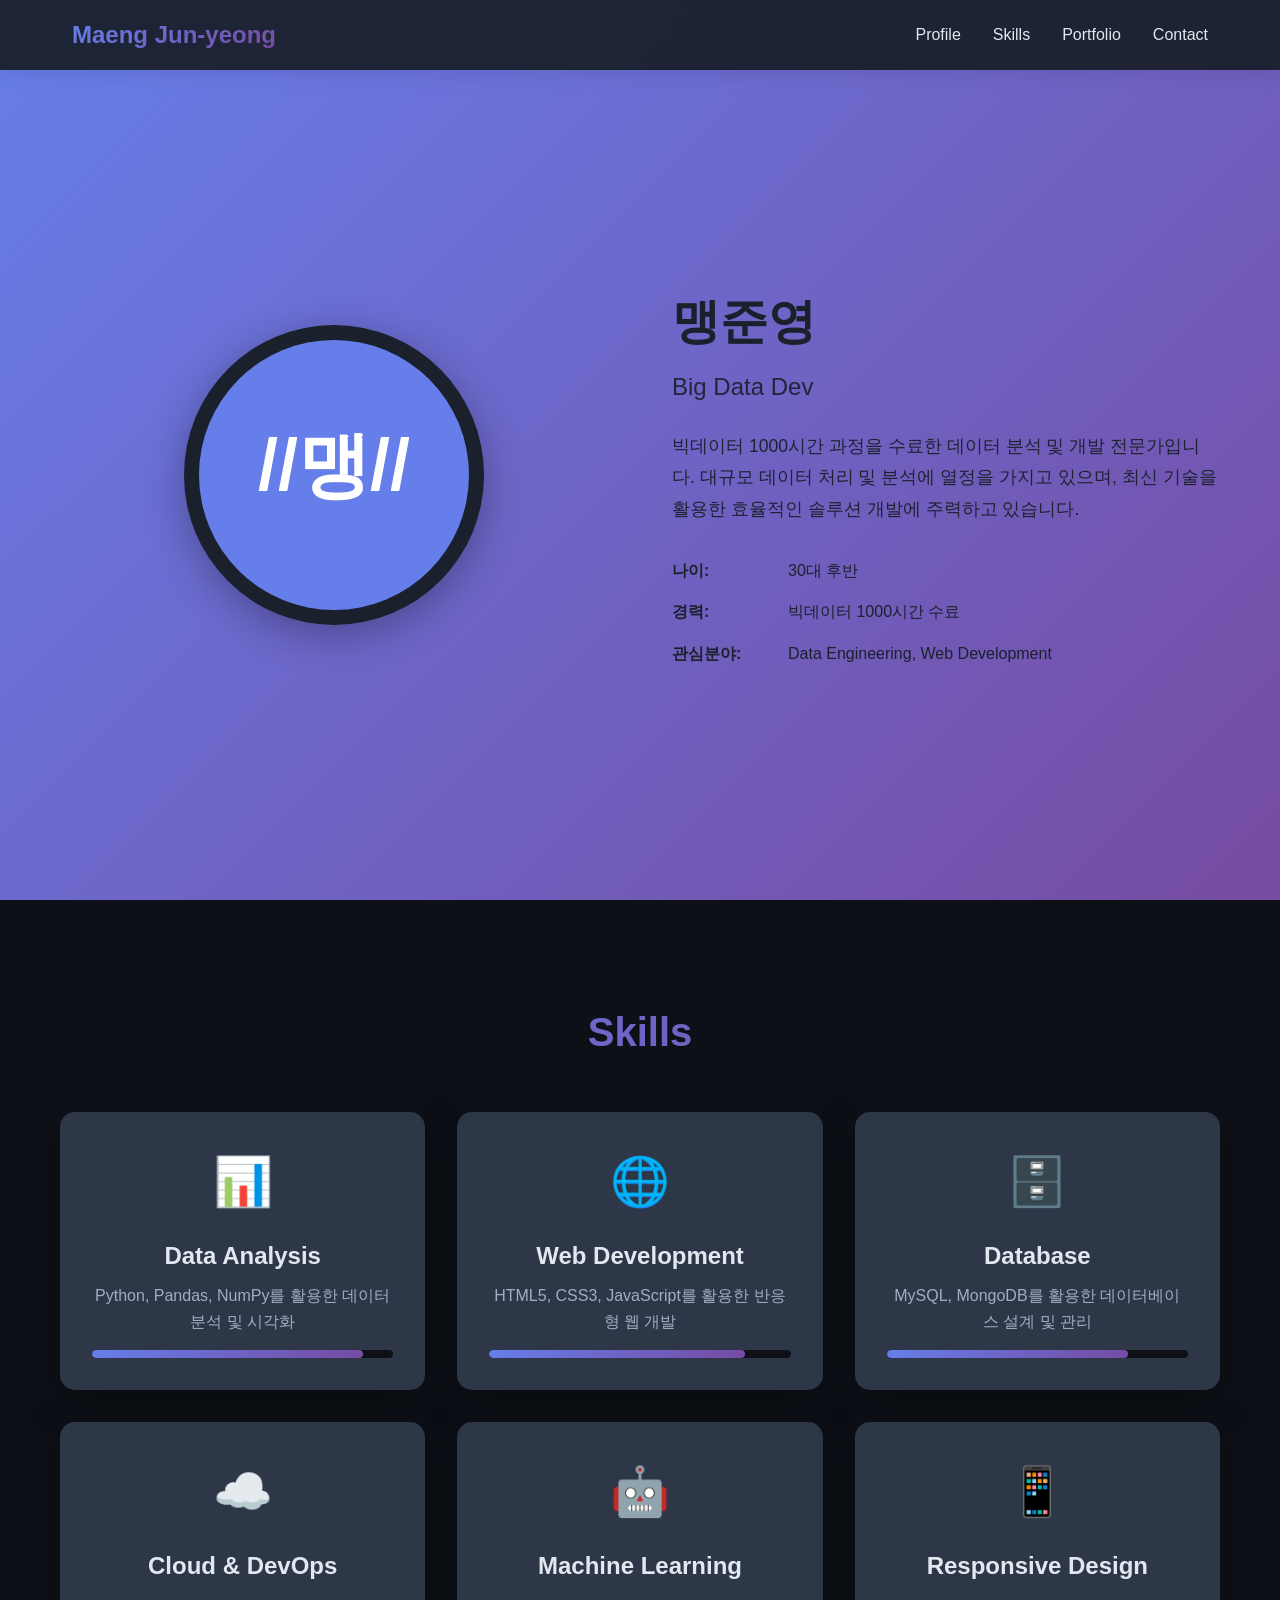
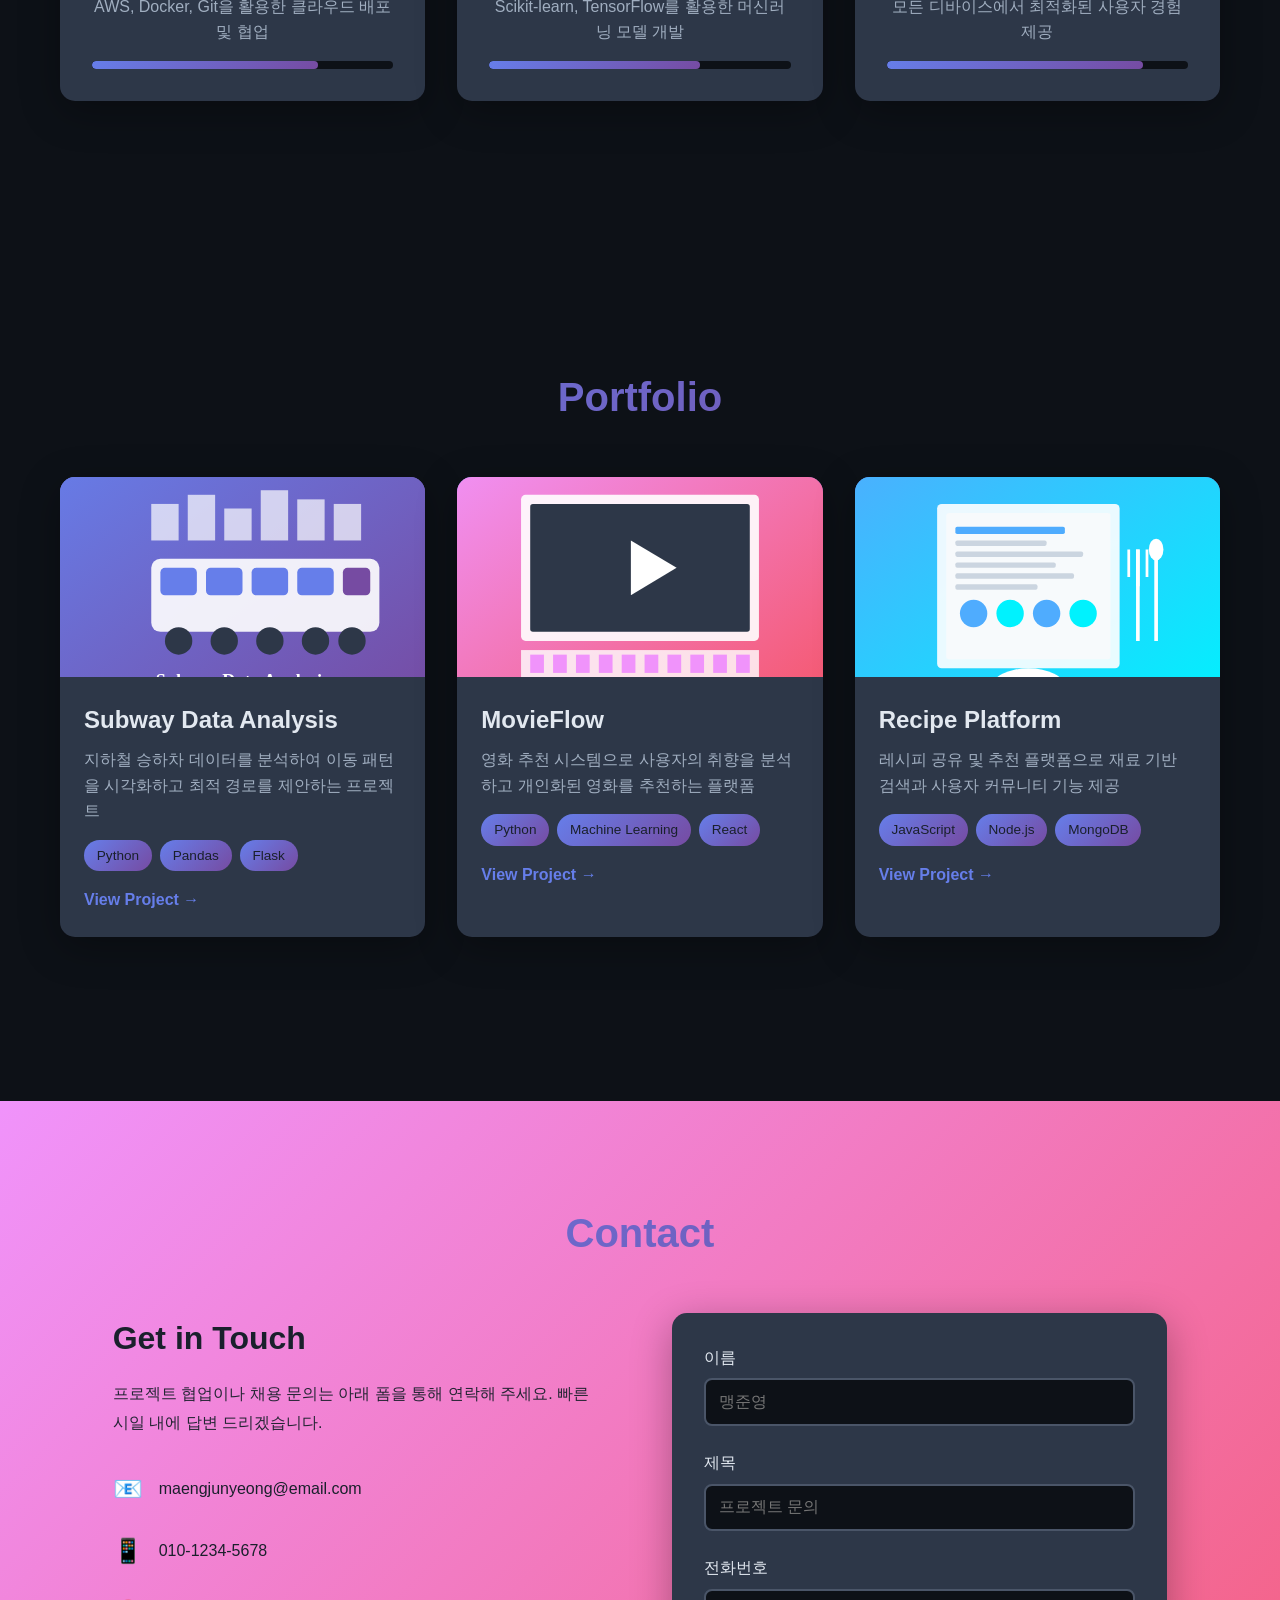
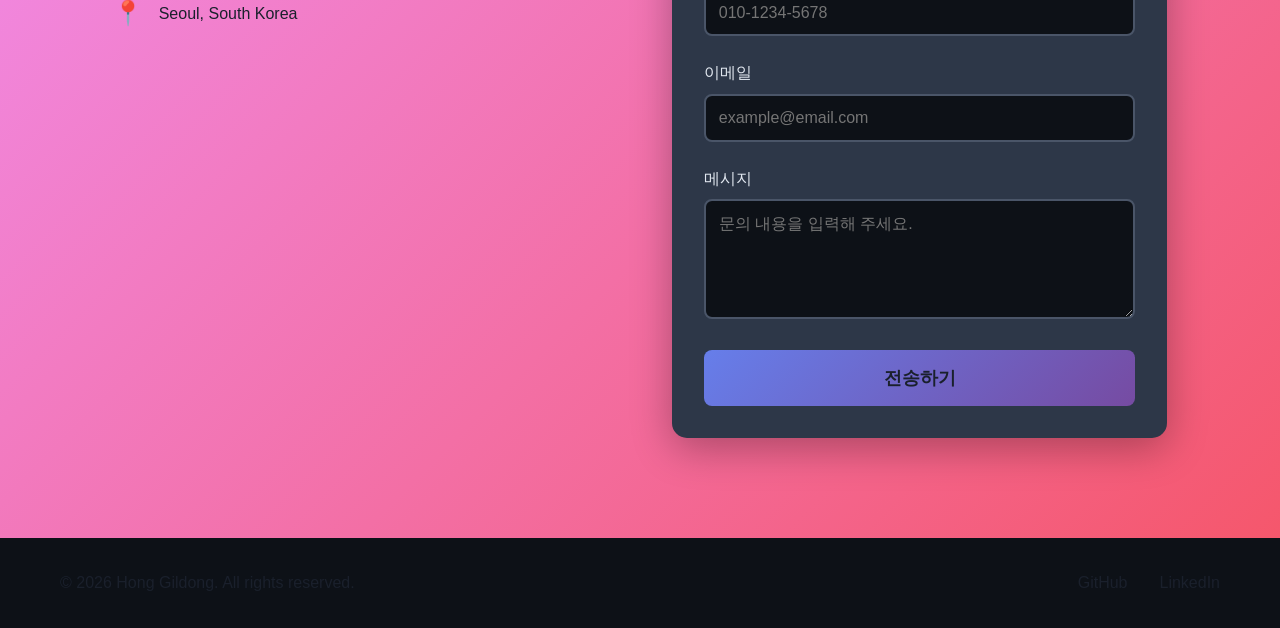
<file: my/index.html>
<!DOCTYPE html>
<html lang="ko">
<head>
    <meta charset="UTF-8">
    <meta name="viewport" content="width=device-width, initial-scale=1.0">
    <title>맹준영 - Big Data Developer Portfolio</title>
    <link rel="icon" type="image/svg+xml" href="favicon.svg">
    <link rel="stylesheet" href="css/style.css">
</head>
<body>
    <!-- Header -->
    <header class="header">
        <nav class="nav">
            <div class="logo">Maeng Jun-yeong</div>
            <ul class="nav-links">
                <li><a href="#profile">Profile</a></li>
                <li><a href="#skills">Skills</a></li>
                <li><a href="#portfolio">Portfolio</a></li>
                <li><a href="#contact">Contact</a></li>
            </ul>
            <div class="hamburger">
                <span></span>
                <span></span>
                <span></span>
            </div>
        </nav>
    </header>

    <!-- Section 1: Profile -->
    <section id="profile" class="section profile-section">
        <div class="container">
            <div class="profile-content">
                <div class="profile-image">
                    <div class="profile-placeholder">
                        <svg viewBox="0 0 100 100" xmlns="http://www.w3.org/2000/svg">
                            <circle cx="50" cy="50" r="45" fill="#667eea"/>
                            <text x="50" y="55" text-anchor="middle" fill="white" font-size="24" font-weight="bold">//맹//</text>
                        </svg>
                    </div>
                </div>
                <div class="profile-text">
                    <h1 class="profile-title">맹준영</h1>
                    <p class="profile-subtitle">Big Data Developer</p>
                    <p class="profile-description">
                        빅데이터 1000시간 과정을 수료한 데이터 분석 및 개발 전문가입니다. 
                        대규모 데이터 처리 및 분석에 열정을 가지고 있으며, 
                        최신 기술을 활용한 효율적인 솔루션 개발에 주력하고 있습니다.
                    </p>
                    <div class="profile-info">
                        <div class="info-item">
                            <span class="info-label">나이:</span>
                            <span class="info-value">30대 후반</span>
                        </div>
                        <div class="info-item">
                            <span class="info-label">경력:</span>
                            <span class="info-value">빅데이터 1000시간 수료</span>
                        </div>
                        <div class="info-item">
                            <span class="info-label">관심분야:</span>
                            <span class="info-value">Data Engineering, Web Development</span>
                        </div>
                    </div>
                </div>
            </div>
        </div>
    </section>

    <!-- Section 2: Skills -->
    <section id="skills" class="section skills-section">
        <div class="container">
            <h2 class="section-title">Skills</h2>
            <div class="skills-grid">
                <div class="skill-card">
                    <div class="skill-icon">📊</div>
                    <h3 class="skill-title">Data Analysis</h3>
                    <p class="skill-description">Python, Pandas, NumPy를 활용한 데이터 분석 및 시각화</p>
                    <div class="skill-bar">
                        <div class="skill-progress" style="width: 90%"></div>
                    </div>
                </div>
                <div class="skill-card">
                    <div class="skill-icon">🌐</div>
                    <h3 class="skill-title">Web Development</h3>
                    <p class="skill-description">HTML5, CSS3, JavaScript를 활용한 반응형 웹 개발</p>
                    <div class="skill-bar">
                        <div class="skill-progress" style="width: 85%"></div>
                    </div>
                </div>
                <div class="skill-card">
                    <div class="skill-icon">🗄️</div>
                    <h3 class="skill-title">Database</h3>
                    <p class="skill-description">MySQL, MongoDB를 활용한 데이터베이스 설계 및 관리</p>
                    <div class="skill-bar">
                        <div class="skill-progress" style="width: 80%"></div>
                    </div>
                </div>
                <div class="skill-card">
                    <div class="skill-icon">☁️</div>
                    <h3 class="skill-title">Cloud & DevOps</h3>
                    <p class="skill-description">AWS, Docker, Git을 활용한 클라우드 배포 및 협업</p>
                    <div class="skill-bar">
                        <div class="skill-progress" style="width: 75%"></div>
                    </div>
                </div>
                <div class="skill-card">
                    <div class="skill-icon">🤖</div>
                    <h3 class="skill-title">Machine Learning</h3>
                    <p class="skill-description">Scikit-learn, TensorFlow를 활용한 머신러닝 모델 개발</p>
                    <div class="skill-bar">
                        <div class="skill-progress" style="width: 70%"></div>
                    </div>
                </div>
                <div class="skill-card">
                    <div class="skill-icon">📱</div>
                    <h3 class="skill-title">Responsive Design</h3>
                    <p class="skill-description">모든 디바이스에서 최적화된 사용자 경험 제공</p>
                    <div class="skill-bar">
                        <div class="skill-progress" style="width: 85%"></div>
                    </div>
                </div>
            </div>
        </div>
    </section>

    <!-- Section 3: Portfolio -->
    <section id="portfolio" class="section portfolio-section">
        <div class="container">
            <h2 class="section-title">Portfolio</h2>
            <div class="portfolio-grid">
                <div class="portfolio-card">
                    <div class="portfolio-image">
                        <img src="images/subway.svg" alt="Subway Project">
                    </div>
                    <div class="portfolio-content">
                        <h3 class="portfolio-title">Subway Data Analysis</h3>
                        <p class="portfolio-description">지하철 승하차 데이터를 분석하여 이동 패턴을 시각화하고 최적 경로를 제안하는 프로젝트</p>
                        <div class="portfolio-tech">
                            <span class="tech-tag">Python</span>
                            <span class="tech-tag">Pandas</span>
                            <span class="tech-tag">Flask</span>
                        </div>
                        <a href="https://subwaykr.onrender.com" target="_blank" class="portfolio-link">View Project →</a>
                    </div>
                </div>
                <div class="portfolio-card">
                    <div class="portfolio-image">
                        <img src="images/movieflow.svg" alt="MovieFlow Project">
                    </div>
                    <div class="portfolio-content">
                        <h3 class="portfolio-title">MovieFlow</h3>
                        <p class="portfolio-description">영화 추천 시스템으로 사용자의 취향을 분석하고 개인화된 영화를 추천하는 플랫폼</p>
                        <div class="portfolio-tech">
                            <span class="tech-tag">Python</span>
                            <span class="tech-tag">Machine Learning</span>
                            <span class="tech-tag">React</span>
                        </div>
                        <a href="https://movieflowkr.onrender.com" target="_blank" class="portfolio-link">View Project →</a>
                    </div>
                </div>
                <div class="portfolio-card">
                    <div class="portfolio-image">
                        <img src="images/recipe.svg" alt="Recipe Project">
                    </div>
                    <div class="portfolio-content">
                        <h3 class="portfolio-title">Recipe Platform</h3>
                        <p class="portfolio-description">레시피 공유 및 추천 플랫폼으로 재료 기반 검색과 사용자 커뮤니티 기능 제공</p>
                        <div class="portfolio-tech">
                            <span class="tech-tag">JavaScript</span>
                            <span class="tech-tag">Node.js</span>
                            <span class="tech-tag">MongoDB</span>
                        </div>
                        <a href="https://recipekr.onrender.com" target="_blank" class="portfolio-link">View Project →</a>
                    </div>
                </div>
            </div>
        </div>
    </section>

    <!-- Section 4: Contact -->
    <section id="contact" class="section contact-section">
        <div class="container">
            <h2 class="section-title">Contact</h2>
            <div class="contact-content">
                <div class="contact-info">
                    <h3 class="contact-subtitle">Get in Touch</h3>
                    <p class="contact-description">
                        프로젝트 협업이나 채용 문의는 아래 폼을 통해 연락해 주세요.
                        빠른 시일 내에 답변 드리겠습니다.
                    </p>
                    <div class="contact-details">
                        <div class="contact-item">
                            <span class="contact-icon">📧</span>
                            <span class="contact-text">maengjunyeong@email.com</span>
                        </div>
                        <div class="contact-item">
                            <span class="contact-icon">📱</span>
                            <span class="contact-text">010-1234-5678</span>
                        </div>
                        <div class="contact-item">
                            <span class="contact-icon">📍</span>
                            <span class="contact-text">Seoul, South Korea</span>
                        </div>
                    </div>
                </div>
                <div class="contact-form-container">
                    <form action="https://formspree.io/f/YOUR_FORM_ID" method="POST" class="contact-form" id="contactForm">
                        <!-- Formspree 설정: README.md의 안내를 따라 YOUR_FORM_ID를 실제 Form ID로 교체하세요 -->
                        <div class="form-group">
                            <label for="name">이름</label>
                            <input type="text" id="name" name="name" required placeholder="맹준영">
                        </div>
                        <div class="form-group">
                            <label for="subject">제목</label>
                            <input type="text" id="subject" name="subject" required placeholder="프로젝트 문의">
                        </div>
                        <div class="form-group">
                            <label for="phone">전화번호</label>
                            <input type="tel" id="phone" name="phone" required placeholder="010-1234-5678">
                        </div>
                        <div class="form-group">
                            <label for="email">이메일</label>
                            <input type="email" id="email" name="email" required placeholder="example@email.com">
                        </div>
                        <div class="form-group">
                            <label for="message">메시지</label>
                            <textarea id="message" name="message" rows="5" required placeholder="문의 내용을 입력해 주세요."></textarea>
                        </div>
                        <button type="submit" class="submit-btn">전송하기</button>
                    </form>
                    <div id="formMessage" class="form-message"></div>
                </div>
            </div>
        </div>
    </section>

    <!-- Footer -->
    <footer class="footer">
        <div class="container">
            <div class="footer-content">
                <p class="footer-text">© 2024 Hong Gildong. All rights reserved.</p>
                <div class="footer-links">
                    <a href="https://github.com/honggildong" target="_blank">GitHub</a>
                    <a href="https://linkedin.com/in/honggildong" target="_blank">LinkedIn</a>
                </div>
            </div>
        </div>
    </footer>

    <script src="js/script.js"></script>
</body>
</html>
</file>
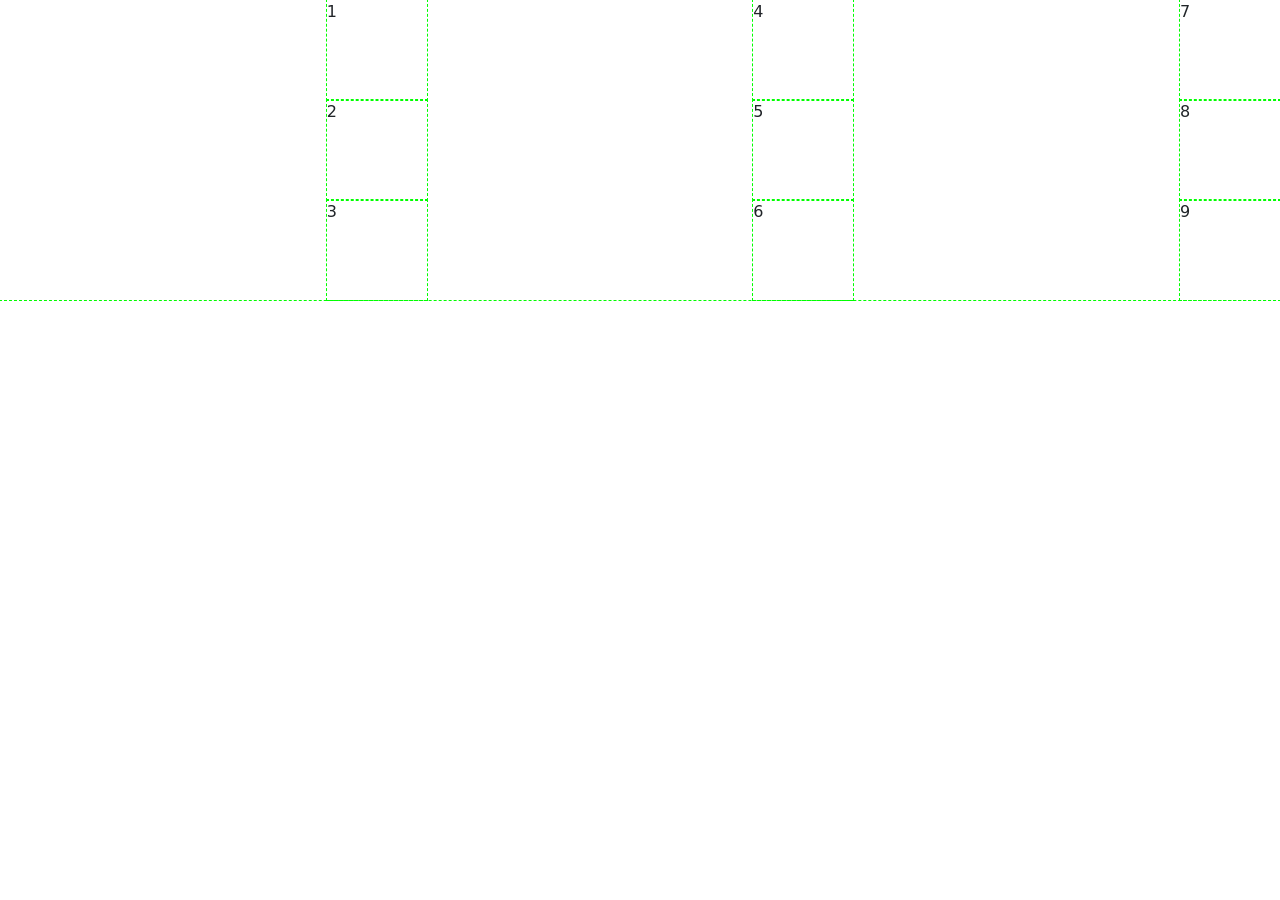
<file: 플랙스박스.html>
<!DOCTYPE html>
<html lang="ko">
<head>
    <meta charset="UTF-8">
    <meta name="viewport" content="width=device-width, initial-scale=1.0">
    <title>Flexbox(플렉스 박스)</title>
    <link rel="stylesheet" href="https://cdn.jsdelivr.net/npm/bootstrap@5.3.8/dist/css/bootstrap.min.css">
    <link rel="stylesheet" href="https://cdnjs.cloudflare.com/ajax/libs/bootstrap/5.3.8/css/bootstrap.min.css">
    <style>
        body {margin: 0;}
        body * {outline: 1px dashed lime;}
        div {height: 300px;}
        div > div {width: 100px; height: 100px;}
    </style>
</head>
<body>
    <!-- 
        선택자 {속성: 값;}
        .d-flex {display:flex;}
        .flex-column {flex-direction: column;}

        float: left|right;
        clear: left|right|both|none;

        <table>태그 Layout(2차원) -> 비표준
        floating Layout -> flexbox Layout(1차원) -> grid Layout(2차원)

        display: block|inline|inline-block|flex|grid|none;
        position: static|relative|absolute|fixed|sticky;

        부모
            display:flex;
                1.flex-direction: 방향
                    - row(기본값)|column|row-reverse|column-reverse;
                2.justify-content: 주축 정렬
                    - flex-start|flex-end|center|space-between|space-evenly|space-arround
                3.align-items: 교차축 정렬
                    - flex-start|flex-end|center|baseline|stretch
                4.align-content: 교차축 정렬
                    - flex-wrap: wrap이 적용되어 2중 이상이 되어야 효과가 있다.
                    - flex-start|flex-end|center|space-between|space-evenly|space-arround|stretch
                5.flex-wrap
                    - wrap|nowrap(기본값)|wrap-reverse
                6.속기형
        자식
                1.align-self: 교차축 정렬
                    - flex-start|flex-end|center|baseline|stretch|auto(기본값)
                2.flex-grow:  남는 공간을 얼마나 차지할 것인지

                3.flex-shrink

                4.flex-basis
                5.flex
                6.order
    -->
    <!-- flex-direction: row;(기본값) 이면 주축이 가로, 교차축은 세로 -->
    <!-- flex-direction: column; 이면 주축이 세로, 교차축은 가로 -->
    <div class="d-flex flex-column flex-wrap align-items-end">
        <div>1</div>
        <div>2</div>
        <div>3</div>
        <div>4</div>
        <div>5</div>
        <div>6</div>
        <div>7</div>
        <div>8</div>
        <div>9</div>
    </div>

</body>
</html>
</file>
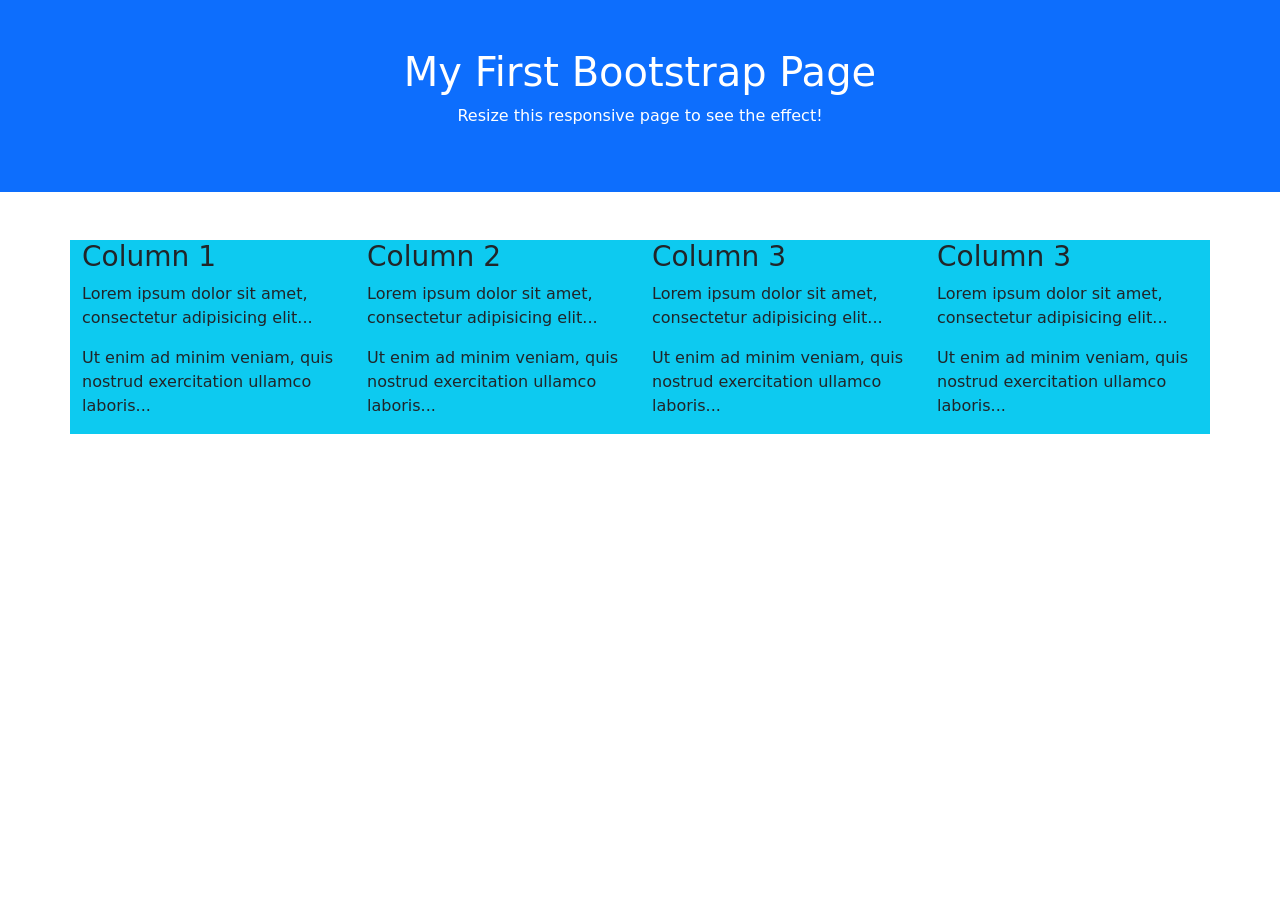
<file: 프로젝트/bs5/ex01_레이아웃.html>
<!DOCTYPE html>
<html lang="en">
<head>
  <title>Bootstrap 5 Example</title>
  <meta charset="utf-8">
  <meta name="viewport" content="width=device-width, initial-scale=1">

  <!-- CDN(콘텐츠 전송 네트워크)은 지리적으로 분산된 서버 네트워크를 통해 이미지, 동영상, 웹 페이지 등의 콘텐츠를 사용자에게 빠르고 안정적으로 전달하는 시스템 -->
  <link href="https://cdn.jsdelivr.net/npm/bootstrap@5.3.8/dist/css/bootstrap.css" rel="stylesheet">
  <script src="https://cdn.jsdelivr.net/npm/bootstrap@5.3.8/dist/js/bootstrap.min.js"></script>
</head>
<body>
<div class="container-fluid p-5 bg-primary text-white text-center">
  <h1>My First Bootstrap Page</h1>
  <p>Resize this responsive page to see the effect!</p> 
</div>

<!-- 
    table
        tr
            td | th

    container | container-flud
        row
            col: 합이 12, 중단점(576(sm), 768(md), 992(lg), 1200(xl), 1400(xxl))

    margin: 10px; 모두 10px
    margin: 10px 20px; 상하 좌우
    margin: 10px 20px 30px; 상 좌우 하
    margin: 10px 20px 30px 40px; 상 우 하 좌

    {속성}{방향}-{크기}
    속성: m | p
    방향: t(상), b(하), s(좌), e(우), x(좌우), y(상하)
    0~5, auto(마진만), 기본값(3: 16px)

-->

<div class="container mt-5 bg-info">
  <div class="row">
    <div class="col-md-3">
      <h3>Column 1</h3>
      <p>Lorem ipsum dolor sit amet, consectetur adipisicing elit...</p>
      <p>Ut enim ad minim veniam, quis nostrud exercitation ullamco laboris...</p>
    </div>
    <div class="col-md-3">
      <h3>Column 2</h3>
      <p>Lorem ipsum dolor sit amet, consectetur adipisicing elit...</p>
      <p>Ut enim ad minim veniam, quis nostrud exercitation ullamco laboris...</p>
    </div>
    <div class="col-md-3">
      <h3>Column 3</h3>        
      <p>Lorem ipsum dolor sit amet, consectetur adipisicing elit...</p>
      <p>Ut enim ad minim veniam, quis nostrud exercitation ullamco laboris...</p>
    </div>
    <div class="col-md-3">
      <h3>Column 3</h3>        
      <p>Lorem ipsum dolor sit amet, consectetur adipisicing elit...</p>
      <p>Ut enim ad minim veniam, quis nostrud exercitation ullamco laboris...</p>
    </div>
  </div>
</div>

</body>
</html>
</file>
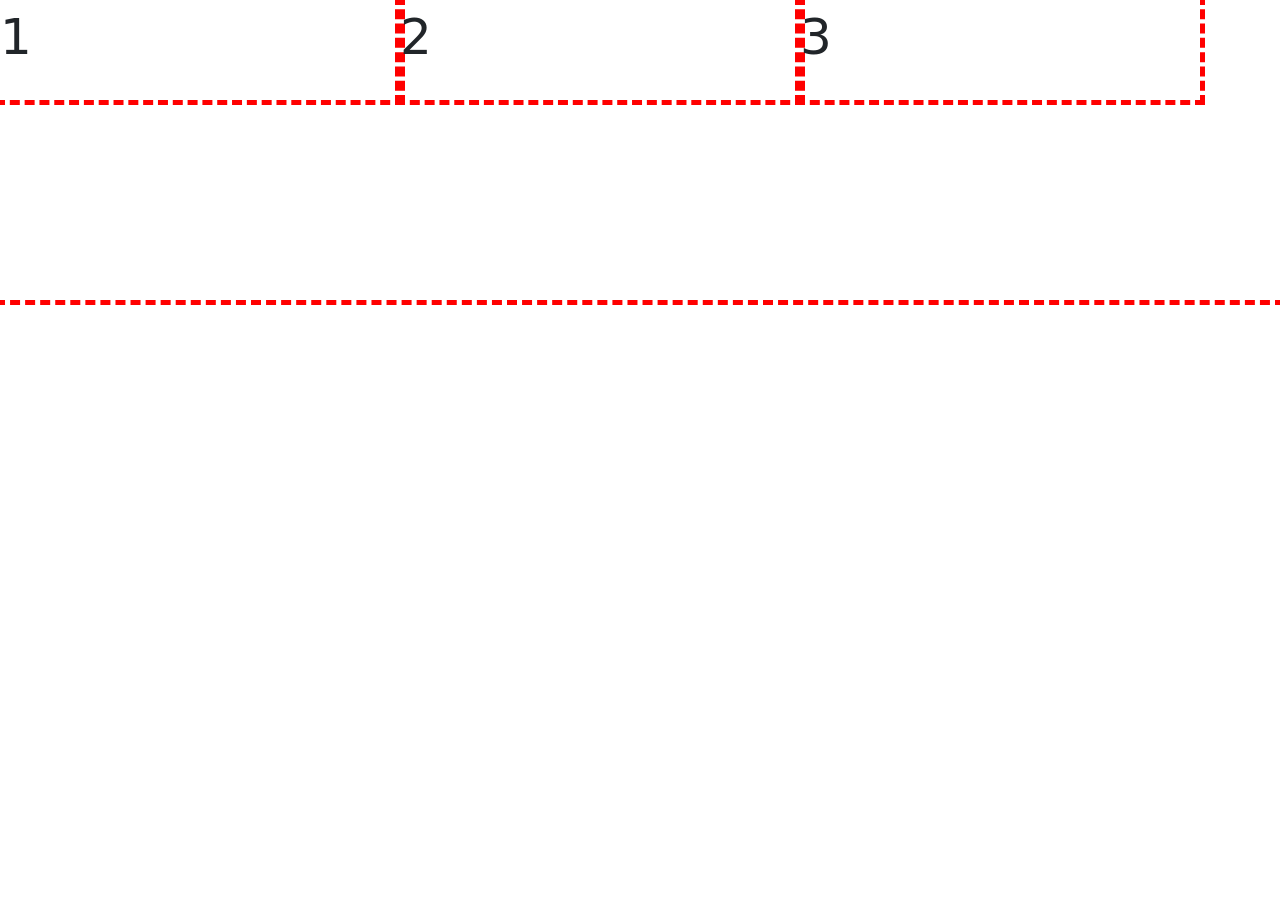
<file: 프로젝트/bs5/ex02_플렉서블.html>
<!DOCTYPE html>
<html lang="en">
<head>
    <meta charset="UTF-8">
    <meta name="viewport" content="width=device-width, initial-scale=1.0">
    <title>Flexbox(플렉스 박스)</title>
    <!-- <link rel="stylesheet" href="https://cdn.jsdelivr.net/npm/bootstrap@5.3.8/dist/css/bootstrap.min.css"> -->
    <link rel="stylesheet" href="https://cdnjs.cloudflare.com/ajax/libs/bootstrap/5.3.8/css/bootstrap.min.css">
    <style>
        :root {font-size: 10px;}
        body * {outline: 5px dashed red;}
        div {height: 300px; font-size: 50px;}
        div > div {width: 400px; height: 100px;}
    </style>
</head>
<body>
    <!-- 
        선택자 {속성: 값;}
        .d-flex {display:flex;}
        .flex-column {flex-direction: column;}

        float: left|right;
        clear: left|right|both;

        <table>태그 Layout(2차원) -> 비표준
        floating Layout -> flexbox Layout(1차원) -> grid Layout(2차원)
        position: static|relative|absolute|fixed|sticky
        
        박스 모델 속성
            1. display: block|inline|inline-block|none;
            2. width
            3. height
            4. padding
            5. border
            6. margin

        outline: 1px dashed lime;
        
        (기본형)
        border-width: 두께;
        border-style: 스타일;
        border-color: 색;

        (속기형)
        border: 1px dashed lime; -> 속성 값의 순서x
        border: dashed 1px lime;
        border: dashed lime 1px;
        border-top: 1px dashed lime;


        부모(플렉스 컨테이너)
            display:flex;
                1. flex-direction: 배치방향
                    - row(기본값)|column|row-reverse|column-reverse;
                2. flex-wrap: 줄바꿈
                    - wrap|nowrap(기본값)|wrap-reverse
                3. flew-flow: 배치방향 줄바꿈; (속기형)
                    - row nowrap (기본값)

                4. justify-content: 주축 정렬(align)
                    - flex-start|flex-end|center|space-between|space-evenly|space-arround
                5. align-items: 교차축 정렬
                    - flex-start|flex-end|center|baseline|stretch(기본값)
                6. align-content: 교차축 정렬
                    - flex-wrap:wrap;이 적용되어 2줄 이상이 되어야 효과가 있습니다.
                    - flex-start|flex-end|center|space-between|space-arround|stretch(기본값)
                7. gap, row-gap, column-gap 여백
                    - 0 (기본값)
                    - 10px
                
        자식(플렉스 아이템)
                1. align-self: 교차축 정렬
                    flex-start|flex-end|center|baseline|stretch|auto(기본값)
                2. flex-grow: 남는 공간을 얼마나 차지할지
                    - 0: 성장x -> 기본값
                    - 1: 성장
                3. flex-shrink: 공간이 부족할 때 얼마나 줄어들지
                    - 1(기본값) : 줄어듦
                    - 0 : 줄어들지 않음
                4. flex-basis: 기본 크기
                    - flex-basis가 auto이면 width(또는 height) 값을 기준으로 크기가 결정됩니다.
                5. flex: 성장 수축 크기; (속기형)
                    - flex: 1 1 0; 와 flex: 1; 는 같다.
                    -> 모든 아이템이 동일한 비율로 공간을 나눠 가집니다.
                    - flex: 1 1 auto;
                    -> 기본 크기는 유지하면서 남는 공간만 채우기

                    - flex: 1 1 auto; -> flex-fill
                    - flex-grow: 0; -> flex-grow-0
                    - flex-grow: 1; -> flex-grow-1
                    - flex-shrink: 0; -> flex-shrink-0
                    - flex-shrink: 1; -> flex-shrink-1

                6. order: 표시 순서를 변경
                    - 숫자(정수)
    -->
    <!-- flex-direction: row;(기본값) 이면 주축이 가로, 교차축은 세로 -->
    <!-- flex-direction: column; 이면 주축이 세로, 교차축은 가로 -->
    <!-- 
            중단점(breakpoint)
                - sm    576px
                - md    768px
                - lg    992px
                - xl    1200px
                - xxl   1400px
    -->

    <div class="d-flex flex-wrap">
        <div class="order-2 order-xl-0">1</div>
        <div class="order-1">2</div>
        <div class="order-0 order-xl-2">3</div>
    </div>
</body>
</html>
</file>
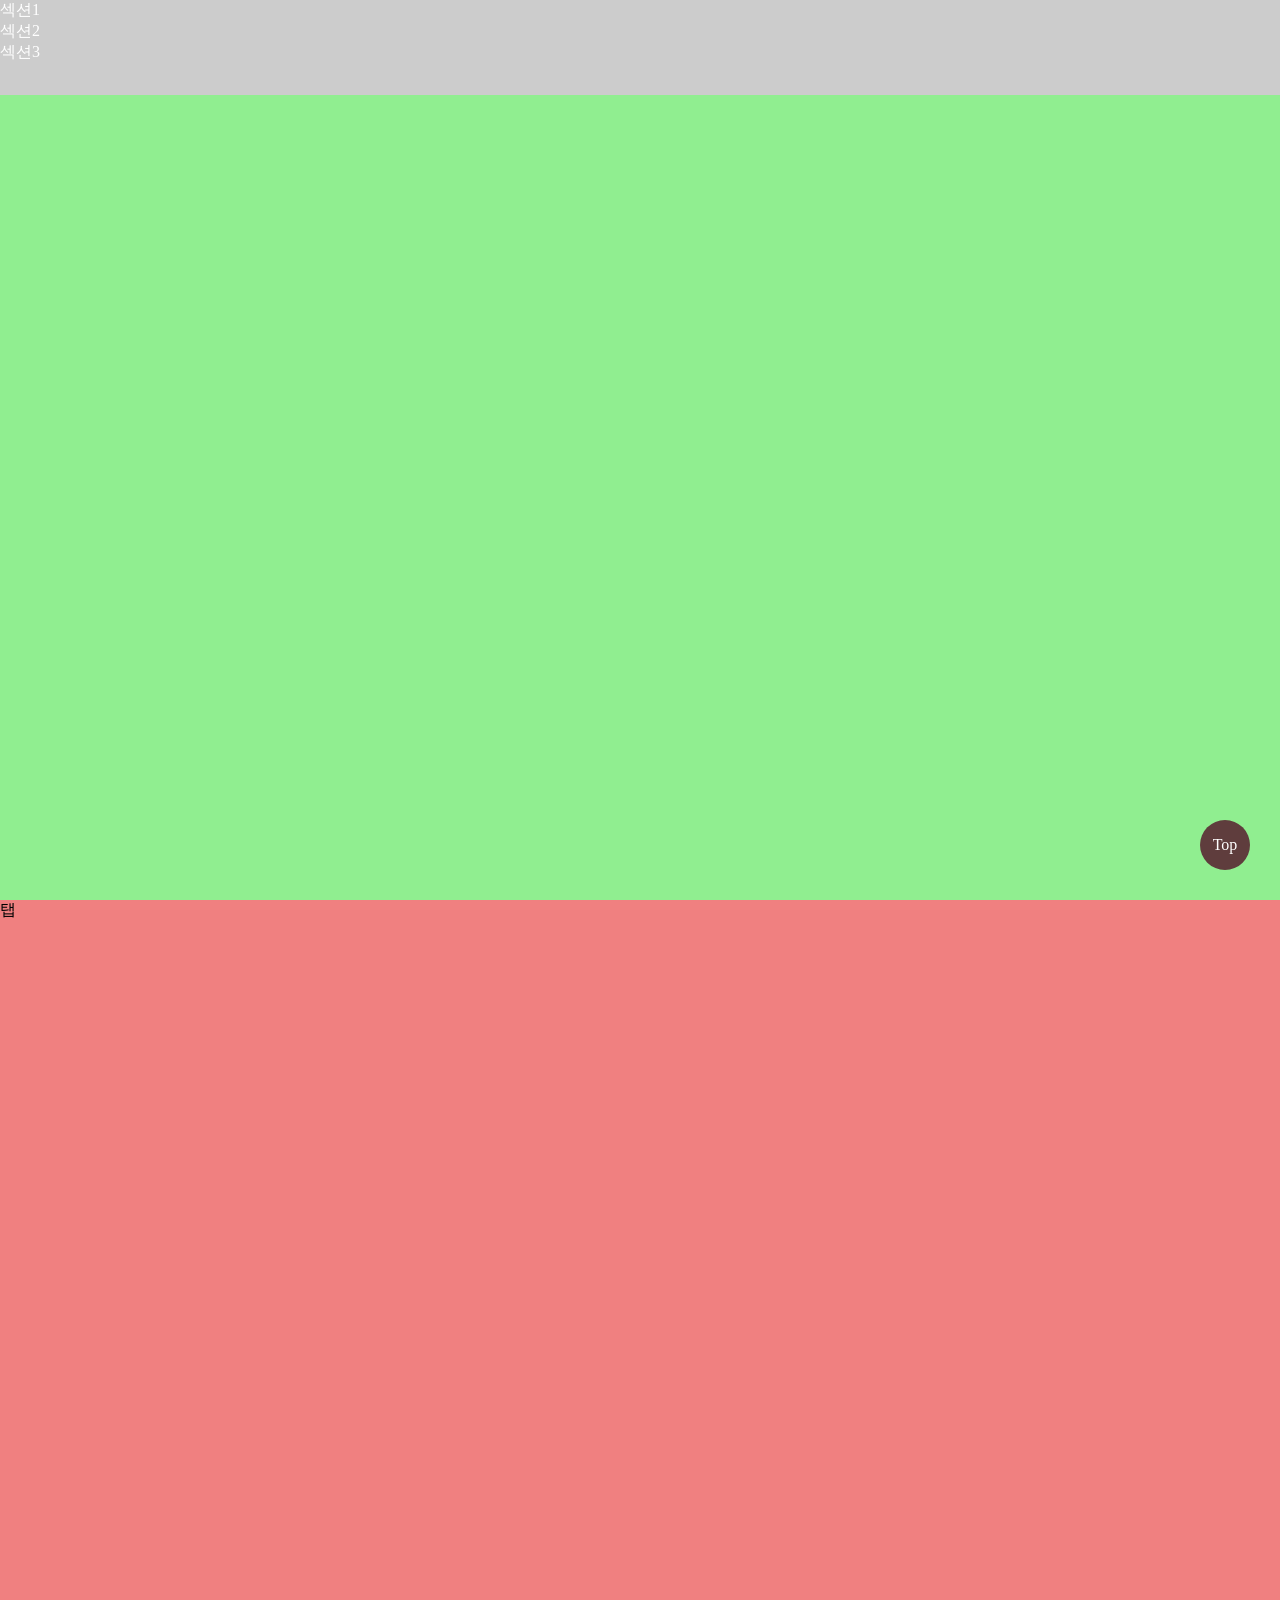
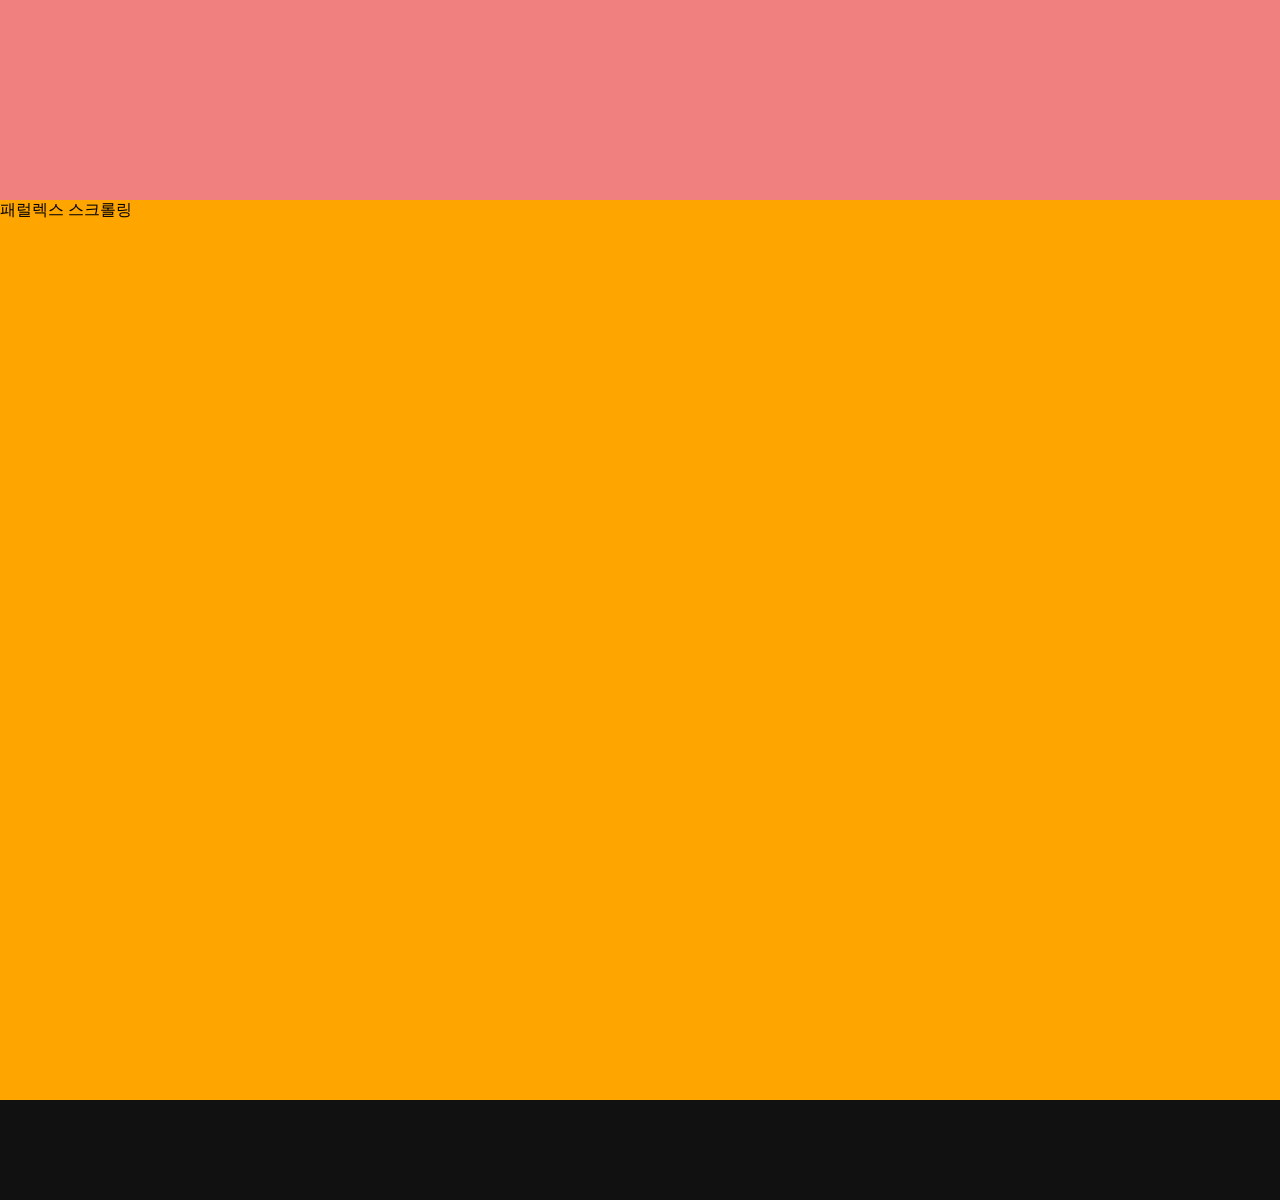
<file: 프로젝트/html/ex05_페이지내링크.html>
<!DOCTYPE html>
<html lang="en">

<head>
    <meta charset="UTF-8">
    <meta name="viewport" content="width=device-width, initial-scale=1.0">
    <title>페이지 내부 링크</title>
    <!-- 원 페이지 웹 사이트 -->
    <!-- 스타일을 지정하는 방법
        1. 인라인
        2. 내부
        3. 외부 -> 프로젝트
    -->
    <style>
        /* reset */
        html {
            scroll-behavior: smooth;
        }

        body,
        ul {
            margin: 0;
        }

        ul {
            padding: 0;
            list-style: none;
        }

        a {
            text-decoration: none;
            color: #fff;
        }

        header {
            position: fixed;
            width: 100%;
        }

        section {
            height: 100vh;
            background: orange;
        }

        /* 
            ~of-type은 타입(태그)을 구분한다.

            section:nth-of-type(1): 섹션의 첫 번째 요소
            section:nth-of-type(2): 섹션의 두 번째 요소
            section:nth-of-type(3): 섹션의 세 번째 요소

            ~child는 타입을 구분하지 않는다.
            section:nth-child(1): body의 첫 번째 섹션 요소
            section:nth-child(2): body의 두 번째 섹션 요소
            section:nth-child(3): body의 세 번째 섹션 요소
        */
        section:nth-child(1) {
            background: lightblue;
        }

        section:nth-child(2) {
            background: lightgreen;
        }

        section:nth-child(3) {
            background: lightcoral;
        }

        footer {
            height: 100px;
            background: #111;
        }

        footer a {
            display: flex;
            justify-content: center;
            align-items: center;
            position: fixed;
            right: 30px;
            bottom: 30px;
            width: 50px;
            height: 50px;
            border-radius: 50%;
            background: #5f3d3d;
            text-align: center;
        }
    </style>
</head>

<body>
    <!-- body의 첫 번째 자식은 헤더 -->
    <header style="height:95px; background: #ccc;">
        <nav>
            <ul>
                <li><a href="#sec1">섹션1</a></li>
                <li><a href="#sec2">섹션2</a></li>
                <li><a href="#sec3">섹션3</a></li>
            </ul>
        </nav>
    </header>
    <!-- body의 두 번째 자식은 헤더 -->
    <section id="sec1">비디오</section>
    <!-- body의 세 번째 자식은 헤더 -->
    <section id="sec2">탭</section>
    <section id="sec3">패럴렉스 스크롤링</section>
    <footer>
        <a href="#top"><span>Top</span></a>
    </footer>
</body>

</html>
</file>
<file: my/css/style.css>
/* Reset and Base Styles */
* {
    margin: 0;
    padding: 0;
    box-sizing: border-box;
}

:root {
    --primary-color: #667eea;
    --secondary-color: #764ba2;
    --accent-color: #f093fb;
    --text-dark: #e2e8f0;
    --text-light: #a0aec0;
    --bg-light: #1a202c;
    --bg-dark: #0d1117;
    --white: #1a202c;
    --card-bg: #2d3748;
    --shadow: 0 10px 40px rgba(0, 0, 0, 0.3);
    --transition: all 0.3s ease;
}

html {
    scroll-behavior: smooth;
}

body {
    font-family: 'Segoe UI', Tahoma, Geneva, Verdana, sans-serif;
    line-height: 1.6;
    color: var(--text-dark);
    background: var(--bg-dark);
    overflow-x: hidden;
}

.container {
    max-width: 1200px;
    margin: 0 auto;
    padding: 0 20px;
}

/* Header Styles */
.header {
    position: fixed;
    top: 0;
    left: 0;
    right: 0;
    background: rgba(26, 32, 44, 0.95);
    backdrop-filter: blur(10px);
    box-shadow: 0 2px 20px rgba(0, 0, 0, 0.3);
    z-index: 1000;
    transition: var(--transition);
}

.nav {
    display: flex;
    justify-content: space-between;
    align-items: center;
    padding: 1rem 2rem;
    max-width: 1200px;
    margin: 0 auto;
}

.logo {
    font-size: 1.5rem;
    font-weight: 700;
    background: linear-gradient(135deg, var(--primary-color), var(--secondary-color));
    -webkit-background-clip: text;
    -webkit-text-fill-color: transparent;
    background-clip: text;
}

.nav-links {
    display: flex;
    list-style: none;
    gap: 2rem;
}

.nav-links a {
    text-decoration: none;
    color: var(--text-dark);
    font-weight: 500;
    transition: var(--transition);
    position: relative;
}

.nav-links a::after {
    content: '';
    position: absolute;
    bottom: -5px;
    left: 0;
    width: 0;
    height: 2px;
    background: linear-gradient(135deg, var(--primary-color), var(--secondary-color));
    transition: var(--transition);
}

.nav-links a:hover::after {
    width: 100%;
}

.nav-links a:hover {
    color: var(--primary-color);
}

.hamburger {
    display: none;
    flex-direction: column;
    cursor: pointer;
    gap: 5px;
}

.hamburger span {
    width: 25px;
    height: 3px;
    background: var(--text-dark);
    transition: var(--transition);
}

/* Section Styles */
.section {
    min-height: 100vh;
    padding: 100px 0;
    display: flex;
    align-items: center;
}

.section-title {
    font-size: 2.5rem;
    text-align: center;
    margin-bottom: 3rem;
    background: linear-gradient(135deg, var(--primary-color), var(--secondary-color));
    -webkit-background-clip: text;
    -webkit-text-fill-color: transparent;
    background-clip: text;
}

/* Profile Section */
.profile-section {
    background: linear-gradient(135deg, #667eea 0%, #764ba2 100%);
    color: var(--white);
    padding-top: 150px;
}

.profile-content {
    display: flex;
    align-items: center;
    gap: 4rem;
    flex-wrap: wrap;
}

.profile-image {
    flex: 1;
    min-width: 300px;
    display: flex;
    justify-content: center;
}

.profile-placeholder {
    width: 300px;
    height: 300px;
    border-radius: 50%;
    background: var(--white);
    box-shadow: var(--shadow);
    display: flex;
    align-items: center;
    justify-content: center;
    animation: float 3s ease-in-out infinite;
}

@keyframes float {
    0%, 100% { transform: translateY(0); }
    50% { transform: translateY(-20px); }
}

.profile-text {
    flex: 1;
    min-width: 300px;
}

.profile-title {
    font-size: 3rem;
    margin-bottom: 0.5rem;
}

.profile-subtitle {
    font-size: 1.5rem;
    margin-bottom: 1.5rem;
    opacity: 0.9;
}

.profile-description {
    font-size: 1.1rem;
    margin-bottom: 2rem;
    line-height: 1.8;
    opacity: 0.95;
}

.profile-info {
    display: flex;
    flex-direction: column;
    gap: 1rem;
}

.info-item {
    display: flex;
    gap: 1rem;
}

.info-label {
    font-weight: 600;
    min-width: 100px;
}

/* Skills Section */
.skills-section {
    background: var(--bg-dark);
}

.skills-grid {
    display: grid;
    grid-template-columns: repeat(3, 1fr);
    gap: 2rem;
}

.skill-card {
    background: var(--card-bg);
    padding: 2rem;
    border-radius: 15px;
    box-shadow: var(--shadow);
    transition: var(--transition);
    text-align: center;
}

.skill-card:hover {
    transform: translateY(-10px);
    box-shadow: 0 20px 50px rgba(0, 0, 0, 0.15);
}

.skill-icon {
    font-size: 3rem;
    margin-bottom: 1rem;
}

.skill-title {
    font-size: 1.5rem;
    margin-bottom: 0.5rem;
    color: var(--text-dark);
}

.skill-description {
    color: var(--text-light);
    margin-bottom: 1rem;
}

.skill-bar {
    height: 8px;
    background: var(--bg-dark);
    border-radius: 4px;
    overflow: hidden;
}

.skill-progress {
    height: 100%;
    background: linear-gradient(135deg, var(--primary-color), var(--secondary-color));
    border-radius: 4px;
    transition: width 1s ease;
}

/* Portfolio Section */
.portfolio-section {
    background: var(--bg-dark);
}

.portfolio-grid {
    display: grid;
    grid-template-columns: repeat(3, 1fr);
    gap: 2rem;
}

.portfolio-card {
    background: var(--card-bg);
    border-radius: 15px;
    overflow: hidden;
    box-shadow: var(--shadow);
    transition: var(--transition);
}

.portfolio-card:hover {
    transform: translateY(-10px);
    box-shadow: 0 20px 50px rgba(0, 0, 0, 0.15);
}

.portfolio-image {
    width: 100%;
    height: 200px;
    overflow: hidden;
    background: linear-gradient(135deg, var(--primary-color), var(--secondary-color));
    display: flex;
    align-items: center;
    justify-content: center;
}

.portfolio-image img {
    width: 100%;
    height: 100%;
    object-fit: cover;
    transition: var(--transition);
}

.portfolio-card:hover .portfolio-image img {
    transform: scale(1.1);
}

.portfolio-content {
    padding: 1.5rem;
}

.portfolio-title {
    font-size: 1.5rem;
    margin-bottom: 0.5rem;
    color: var(--text-dark);
}

.portfolio-description {
    color: var(--text-light);
    margin-bottom: 1rem;
    line-height: 1.6;
}

.portfolio-tech {
    display: flex;
    gap: 0.5rem;
    flex-wrap: wrap;
    margin-bottom: 1rem;
}

.tech-tag {
    background: linear-gradient(135deg, var(--primary-color), var(--secondary-color));
    color: var(--white);
    padding: 0.3rem 0.8rem;
    border-radius: 20px;
    font-size: 0.85rem;
    font-weight: 500;
}

.portfolio-link {
    display: inline-block;
    color: var(--primary-color);
    text-decoration: none;
    font-weight: 600;
    transition: var(--transition);
}

.portfolio-link:hover {
    color: var(--secondary-color);
}

/* Contact Section */
.contact-section {
    background: linear-gradient(135deg, #f093fb 0%, #f5576c 100%);
    color: var(--white);
}

.contact-content {
    display: flex;
    gap: 4rem;
    flex-wrap: wrap;
}

.contact-info {
    flex: 1;
    min-width: 300px;
}

.contact-subtitle {
    font-size: 2rem;
    margin-bottom: 1rem;
}

.contact-description {
    margin-bottom: 2rem;
    line-height: 1.8;
    opacity: 0.95;
}

.contact-details {
    display: flex;
    flex-direction: column;
    gap: 1.5rem;
}

.contact-item {
    display: flex;
    align-items: center;
    gap: 1rem;
}

.contact-icon {
    font-size: 1.5rem;
}

.contact-form-container {
    flex: 1;
    min-width: 300px;
}

.contact-form {
    background: var(--card-bg);
    padding: 2rem;
    border-radius: 15px;
    box-shadow: var(--shadow);
}

.form-group {
    margin-bottom: 1.5rem;
}

.form-group label {
    display: block;
    margin-bottom: 0.5rem;
    color: var(--text-dark);
    font-weight: 500;
}

.form-group input,
.form-group textarea {
    width: 100%;
    padding: 0.8rem;
    border: 2px solid #4a5568;
    background: var(--bg-dark);
    color: var(--text-dark);
    border-radius: 8px;
    font-size: 1rem;
    transition: var(--transition);
    font-family: inherit;
}

.form-group input:focus,
.form-group textarea:focus {
    outline: none;
    border-color: var(--primary-color);
    box-shadow: 0 0 0 3px rgba(102, 126, 234, 0.1);
}

.submit-btn {
    width: 100%;
    padding: 1rem;
    background: linear-gradient(135deg, var(--primary-color), var(--secondary-color));
    color: var(--white);
    border: none;
    border-radius: 8px;
    font-size: 1.1rem;
    font-weight: 600;
    cursor: pointer;
    transition: var(--transition);
}

.submit-btn:hover {
    transform: translateY(-2px);
    box-shadow: 0 10px 30px rgba(102, 126, 234, 0.4);
}

.form-message {
    margin-top: 1rem;
    padding: 1rem;
    border-radius: 8px;
    text-align: center;
    display: none;
}

.form-message.success {
    display: block;
    background: #48bb78;
    color: var(--white);
}

.form-message.error {
    display: block;
    background: #f56565;
    color: var(--white);
}

/* Footer */
.footer {
    background: var(--bg-dark);
    color: var(--white);
    padding: 2rem 0;
}

.footer-content {
    display: flex;
    justify-content: space-between;
    align-items: center;
    flex-wrap: wrap;
    gap: 1rem;
}

.footer-links {
    display: flex;
    gap: 2rem;
}

.footer-links a {
    color: var(--white);
    text-decoration: none;
    transition: var(--transition);
}

.footer-links a:hover {
    color: var(--accent-color);
}

/* Responsive Design */
@media (max-width: 768px) {
    .nav-links {
        position: fixed;
        top: 70px;
        left: 0;
        right: 0;
        background: var(--card-bg);
        flex-direction: column;
        padding: 2rem;
        gap: 1.5rem;
        transform: translateY(-150%);
        transition: var(--transition);
        box-shadow: 0 10px 30px rgba(0, 0, 0, 0.3);
    }

    .nav-links.active {
        transform: translateY(0);
    }

    .hamburger {
        display: flex;
    }

    .hamburger.active span:nth-child(1) {
        transform: rotate(45deg) translate(5px, 5px);
    }

    .hamburger.active span:nth-child(2) {
        opacity: 0;
    }

    .hamburger.active span:nth-child(3) {
        transform: rotate(-45deg) translate(7px, -6px);
    }

    .profile-content {
        flex-direction: column;
        text-align: center;
    }

    .profile-info {
        align-items: center;
    }

    .contact-content {
        flex-direction: column;
    }

    .section-title {
        font-size: 2rem;
    }

    .profile-title {
        font-size: 2rem;
    }

    .portfolio-grid {
        grid-template-columns: 1fr;
    }

    .skills-grid {
        grid-template-columns: 1fr;
    }
}

@media (max-width: 480px) {
    .nav {
        padding: 1rem;
    }

    .logo {
        font-size: 1.2rem;
    }

    .section {
        padding: 80px 0;
    }

    .profile-placeholder {
        width: 200px;
        height: 200px;
    }

    .footer-content {
        flex-direction: column;
        text-align: center;
    }
}

/* Scroll Animations */
.fade-in {
    opacity: 0;
    transform: translateY(30px);
    transition: all 0.6s ease;
}

.fade-in.visible {
    opacity: 1;
    transform: translateY(0);
}
</file>
